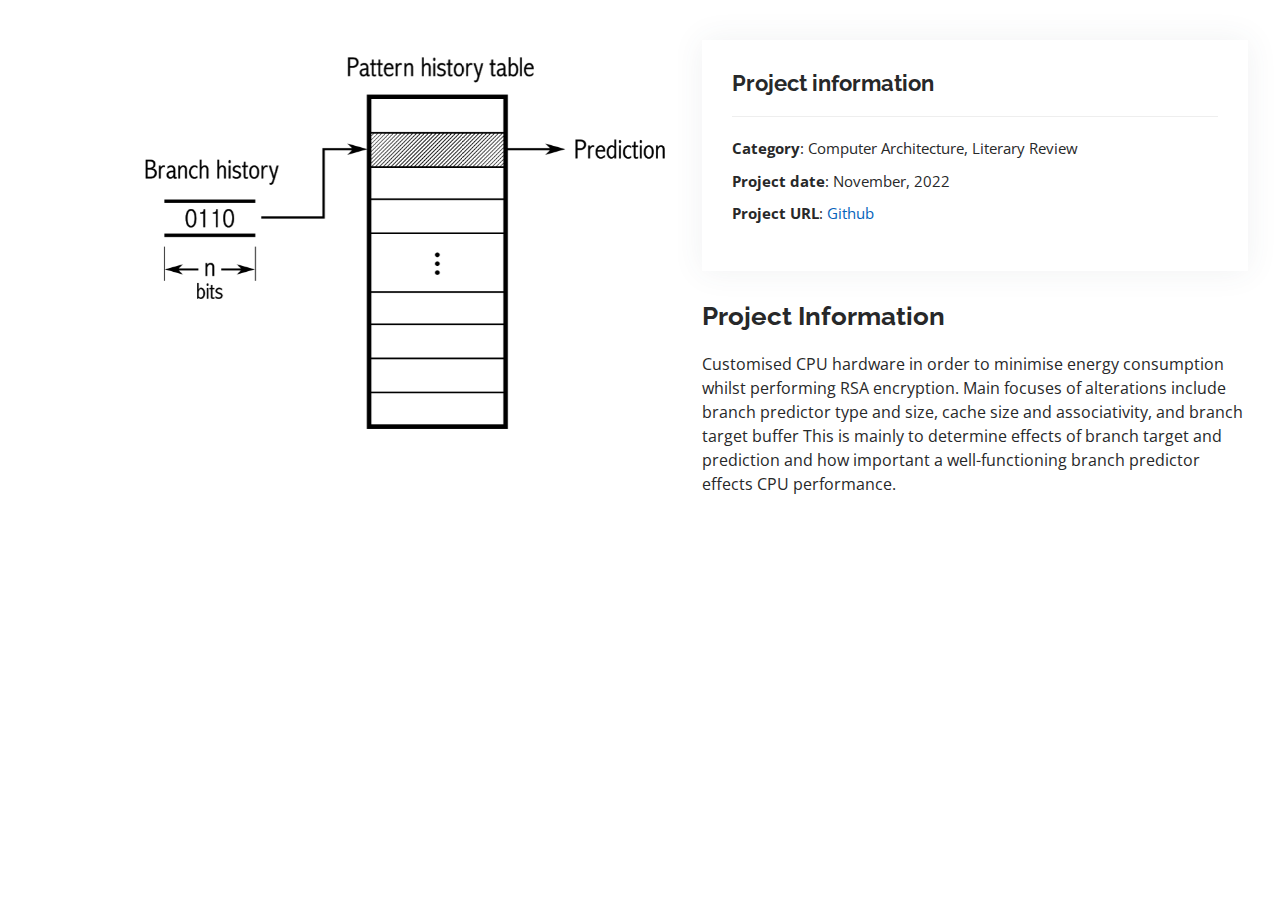
<file: Branch.html>
<!DOCTYPE html>
<html lang="en">

<head>
  <meta charset="utf-8">
  <meta content="width=device-width, initial-scale=1.0" name="viewport">

  <title>Portfolio Details - Personal Bootstrap Template</title>
  <meta content="" name="description">
  <meta content="" name="keywords">

  <!-- Favicons -->
  <link href="assets/img/favicon.png" rel="icon">
  <link href="assets/img/apple-touch-icon.png" rel="apple-touch-icon">

  <!-- Google Fonts -->
  <link href="https://fonts.googleapis.com/css?family=Open+Sans:300,300i,400,400i,600,600i,700,700i|Raleway:300,300i,400,400i,500,500i,600,600i,700,700i|Poppins:300,300i,400,400i,500,500i,600,600i,700,700i" rel="stylesheet">

  <!-- Vendor CSS Files -->
  <link href="assets/vendor/aos/aos.css" rel="stylesheet">
  <link href="assets/vendor/bootstrap/css/bootstrap.min.css" rel="stylesheet">
  <link href="assets/vendor/bootstrap-icons/bootstrap-icons.css" rel="stylesheet">
  <link href="assets/vendor/boxicons/css/boxicons.min.css" rel="stylesheet">
  <link href="assets/vendor/glightbox/css/glightbox.min.css" rel="stylesheet">
  <link href="assets/vendor/swiper/swiper-bundle.min.css" rel="stylesheet">

  <!-- Template Main CSS File -->
  <link href="assets/css/style.css" rel="stylesheet">

  <!-- =======================================================
  * Template Name: MyResume
  * Updated: Jun 13 2023 with Bootstrap v5.3.0
  * Template URL: https://bootstrapmade.com/free-html-bootstrap-template-my-resume/
  * Author: BootstrapMade.com
  * License: https://bootstrapmade.com/license/
  ======================================================== -->
</head>

<body>

  <main id="main">

    <!-- ======= Portfolio Details Section ======= -->
    <section id="portfolio-details" class="portfolio-details">
      <div class="container">

        <div class="row gy-4">

          <div class="col-lg-6">
            <div class="portfolio-details-slider swiper">
              <div class="swiper-wrapper align-items-center">

                <div class="swiper-slide">
                  <img src="assets/img/portfolio/Branch.png" alt="">
                </div>

              </div>
              <div class="swiper-pagination"></div>
            </div>
          </div>

          <div class="col-lg-6">
            <div class="portfolio-info">
              <h3>Project information</h3>
              <ul>
                <li><strong>Category</strong>: Computer Architecture, Literary Review</li>
                <li><strong>Project date</strong>: November, 2022</li>
                <li><strong>Project URL</strong>: <a href="https://github.com/lucjones02/Review-of-Branch-Runahead">Github</a></li>
              </ul>
            </div>
            <div class="portfolio-description">
              <h2>Project Information</h2>
              <p>
                Customised CPU hardware in order to minimise energy consumption whilst performing RSA encryption. 
                Main focuses of alterations include branch predictor type and size, cache size and
associativity, and branch target buffer
This is mainly to determine effects of branch target and prediction and how important
a well-functioning branch predictor effects CPU performance.
              </p>
            </div>
          </div>

        </div>

      </div>
    </section><!-- End Portfolio Details Section -->

  </main><!-- End #main -->

  <div id="preloader"></div>
  <a href="#" class="back-to-top d-flex align-items-center justify-content-center"><i class="bi bi-arrow-up-short"></i></a>

  <!-- Vendor JS Files -->
  <script src="assets/vendor/purecounter/purecounter_vanilla.js"></script>
  <script src="assets/vendor/aos/aos.js"></script>
  <script src="assets/vendor/bootstrap/js/bootstrap.bundle.min.js"></script>
  <script src="assets/vendor/glightbox/js/glightbox.min.js"></script>
  <script src="assets/vendor/isotope-layout/isotope.pkgd.min.js"></script>
  <script src="assets/vendor/swiper/swiper-bundle.min.js"></script>
  <script src="assets/vendor/typed.js/typed.umd.js"></script>
  <script src="assets/vendor/waypoints/noframework.waypoints.js"></script>
  <script src="assets/vendor/php-email-form/validate.js"></script>

  <!-- Template Main JS File -->
  <script src="assets/js/main.js"></script>

</body>

</html>
</file>
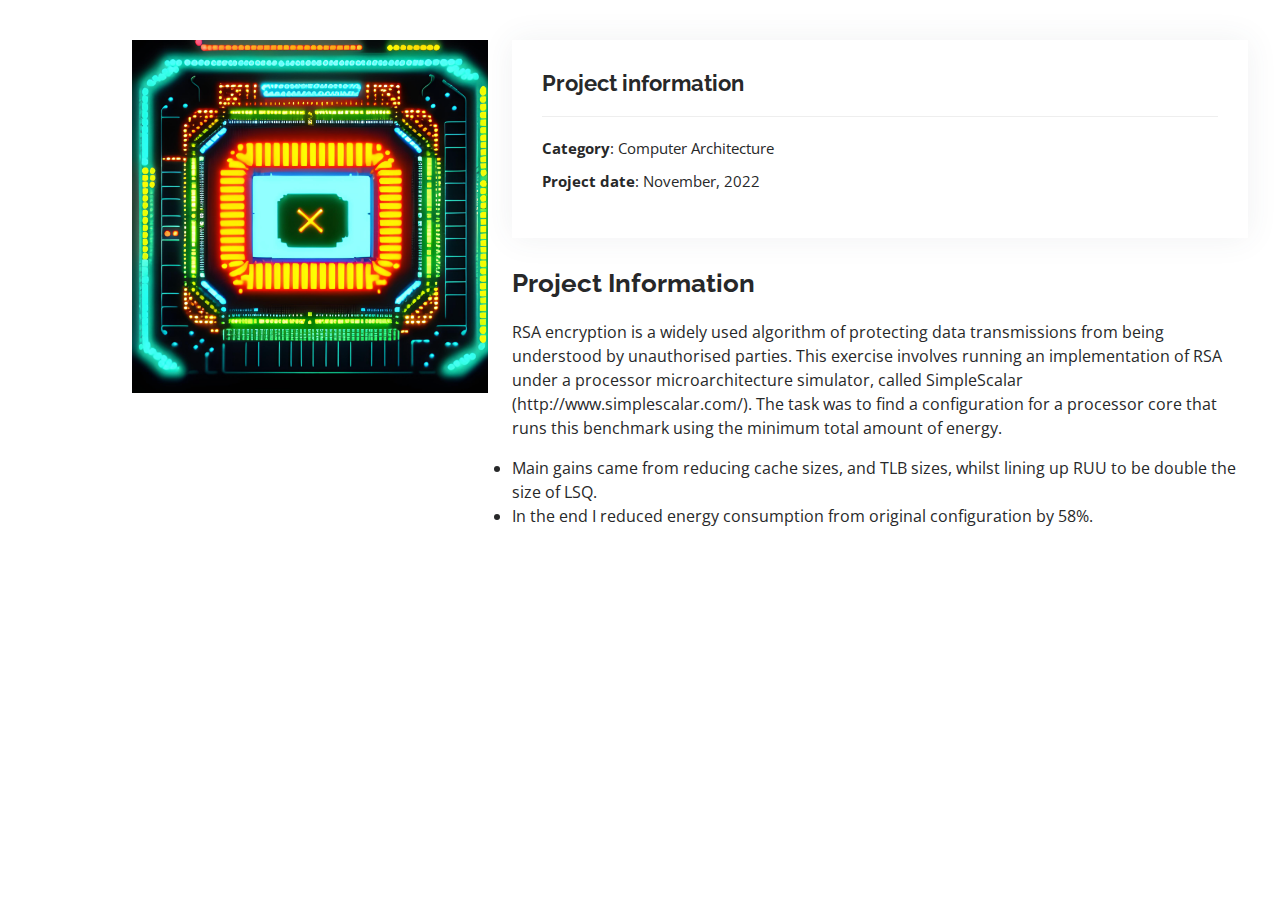
<file: CPUEnergy.html>
<!DOCTYPE html>
<html lang="en">

<head>
  <meta charset="utf-8">
  <meta content="width=device-width, initial-scale=1.0" name="viewport">

  <title>Portfolio Details - Personal Bootstrap Template</title>
  <meta content="" name="description">
  <meta content="" name="keywords">

  <!-- Favicons -->
  <link href="assets/img/favicon.png" rel="icon">
  <link href="assets/img/apple-touch-icon.png" rel="apple-touch-icon">

  <!-- Google Fonts -->
  <link href="https://fonts.googleapis.com/css?family=Open+Sans:300,300i,400,400i,600,600i,700,700i|Raleway:300,300i,400,400i,500,500i,600,600i,700,700i|Poppins:300,300i,400,400i,500,500i,600,600i,700,700i" rel="stylesheet">

  <!-- Vendor CSS Files -->
  <link href="assets/vendor/aos/aos.css" rel="stylesheet">
  <link href="assets/vendor/bootstrap/css/bootstrap.min.css" rel="stylesheet">
  <link href="assets/vendor/bootstrap-icons/bootstrap-icons.css" rel="stylesheet">
  <link href="assets/vendor/boxicons/css/boxicons.min.css" rel="stylesheet">
  <link href="assets/vendor/glightbox/css/glightbox.min.css" rel="stylesheet">
  <link href="assets/vendor/swiper/swiper-bundle.min.css" rel="stylesheet">

  <!-- Template Main CSS File -->
  <link href="assets/css/style.css" rel="stylesheet">

  <!-- =======================================================
  * Template Name: MyResume
  * Updated: Jun 13 2023 with Bootstrap v5.3.0
  * Template URL: https://bootstrapmade.com/free-html-bootstrap-template-my-resume/
  * Author: BootstrapMade.com
  * License: https://bootstrapmade.com/license/
  ======================================================== -->

  <style>
    
    .align-center {
      display: flex;
      justify-content: center;
      align-items: left;
    }
    
  </style>
  
</head>

<body>

  <main id="main">

    <!-- ======= Portfolio Details Section ======= -->
    <section id="portfolio-details" class="portfolio-details">
      <div class="container">

        <div class="row gy-4">

          <div class="col-lg-4 align-center">
            <div class="portfolio-details-slider ">
              <div class=" align-items-center">

                  <img src="assets/img/portfolio/ACA.png" alt="">


              </div>
            </div>
          </div>

          <div class="col-lg-8">
            <div class="portfolio-info">
              <h3>Project information</h3>
              <ul>
                <li><strong>Category</strong>: Computer Architecture</li>
                <li><strong>Project date</strong>:  November, 2022</li>
              </ul>
            </div>
            <div class="portfolio-description">
              <h2>Project Information</h2>
              <p>
                RSA encryption is a widely used algorithm of protecting data transmissions from being understood by unauthorised parties.
                This exercise involves running an implementation of RSA under a processor microarchitecture simulator, called SimpleScalar (http://www.simplescalar.com/).
The task was to find a configuration for a processor core that runs this benchmark using the
minimum total amount of energy.
                <li>Main gains came from reducing cache sizes, and TLB sizes, whilst lining up RUU to be double the size of LSQ.</li>
                <li>In the end I reduced energy consumption from original configuration by 58%.</li>

              </p>
            </div>
          </div>

        </div>

      </div>
    </section><!-- End Portfolio Details Section -->

  </main><!-- End #main -->

  <div id="preloader"></div>
  <a href="#" class="back-to-top d-flex align-items-center justify-content-center"><i class="bi bi-arrow-up-short"></i></a>

  <!-- Vendor JS Files -->
  <script src="assets/vendor/purecounter/purecounter_vanilla.js"></script>
  <script src="assets/vendor/aos/aos.js"></script>
  <script src="assets/vendor/bootstrap/js/bootstrap.bundle.min.js"></script>
  <script src="assets/vendor/glightbox/js/glightbox.min.js"></script>
  <script src="assets/vendor/isotope-layout/isotope.pkgd.min.js"></script>
  <script src="assets/vendor/swiper/swiper-bundle.min.js"></script>
  <script src="assets/vendor/typed.js/typed.umd.js"></script>
  <script src="assets/vendor/waypoints/noframework.waypoints.js"></script>
  <script src="assets/vendor/php-email-form/validate.js"></script>

  <!-- Template Main JS File -->
  <script src="assets/js/main.js"></script>

</body>

</html>
</file>
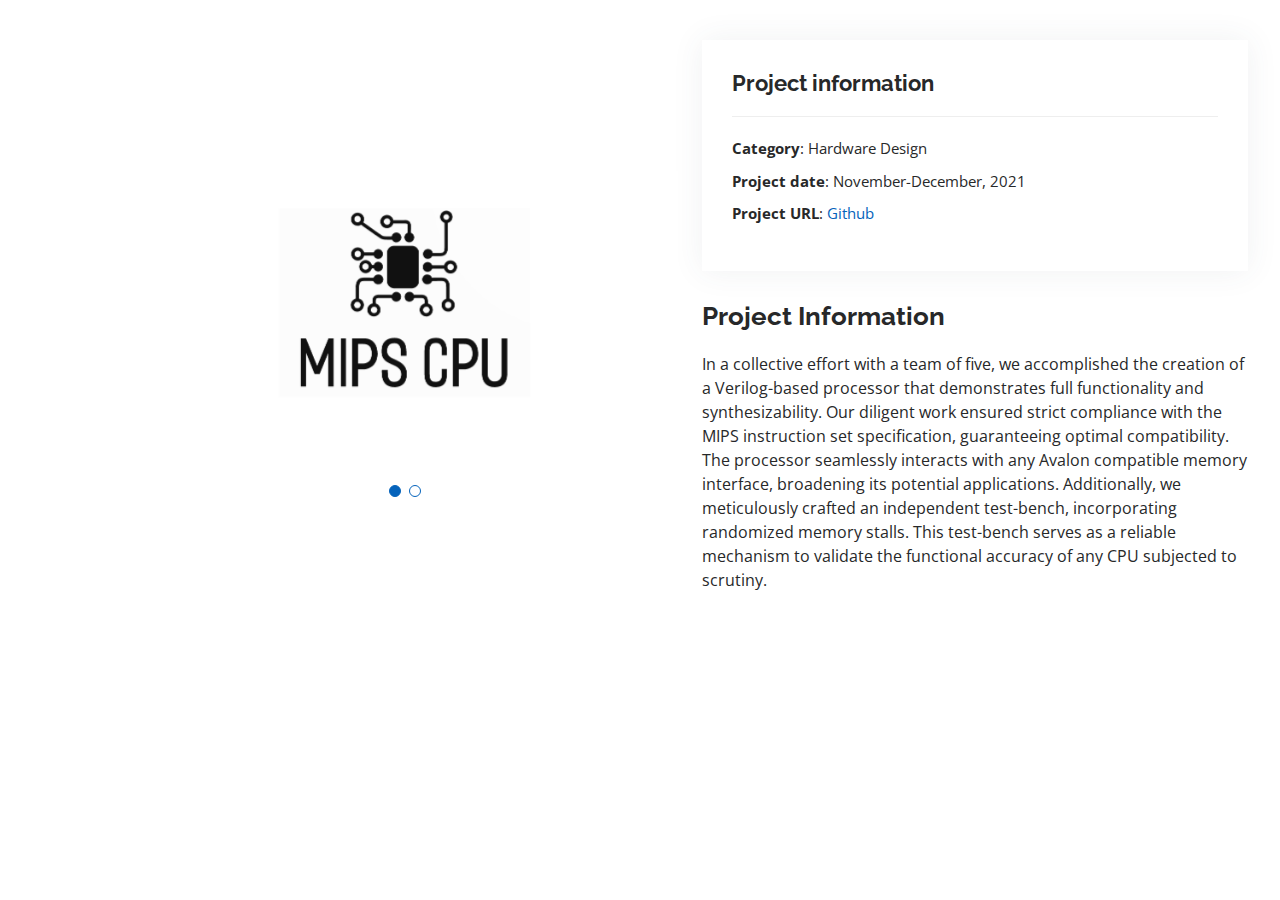
<file: MIPS.html>
<!DOCTYPE html>
<html lang="en">

<head>
  <meta charset="utf-8">
  <meta content="width=device-width, initial-scale=1.0" name="viewport">

  <title>Portfolio Details - Personal Bootstrap Template</title>
  <meta content="" name="description">
  <meta content="" name="keywords">

  <!-- Favicons -->
  <link href="assets/img/favicon.png" rel="icon">
  <link href="assets/img/apple-touch-icon.png" rel="apple-touch-icon">

  <!-- Google Fonts -->
  <link href="https://fonts.googleapis.com/css?family=Open+Sans:300,300i,400,400i,600,600i,700,700i|Raleway:300,300i,400,400i,500,500i,600,600i,700,700i|Poppins:300,300i,400,400i,500,500i,600,600i,700,700i" rel="stylesheet">

  <!-- Vendor CSS Files -->
  <link href="assets/vendor/aos/aos.css" rel="stylesheet">
  <link href="assets/vendor/bootstrap/css/bootstrap.min.css" rel="stylesheet">
  <link href="assets/vendor/bootstrap-icons/bootstrap-icons.css" rel="stylesheet">
  <link href="assets/vendor/boxicons/css/boxicons.min.css" rel="stylesheet">
  <link href="assets/vendor/glightbox/css/glightbox.min.css" rel="stylesheet">
  <link href="assets/vendor/swiper/swiper-bundle.min.css" rel="stylesheet">

  <!-- Template Main CSS File -->
  <link href="assets/css/style.css" rel="stylesheet">

  <!-- =======================================================
  * Template Name: MyResume
  * Updated: Jun 13 2023 with Bootstrap v5.3.0
  * Template URL: https://bootstrapmade.com/free-html-bootstrap-template-my-resume/
  * Author: BootstrapMade.com
  * License: https://bootstrapmade.com/license/
  ======================================================== -->

  <style>
    .align-center {
      display: flex;
      justify-content: center;
      align-items: center;
    }
    
  </style>
</head>

<body>

  <main id="main">

    <!-- ======= Portfolio Details Section ======= -->
    <section id="portfolio-details" class="portfolio-details">
      <div class="container">

        <div class="row gy-4">

          <div class="col-lg-6 align-center">
            <div class="portfolio-details-slider swiper">
              <div class="swiper-wrapper align-items-center">

                <div class="swiper-slide">
                  <img src="assets/img/portfolio/Mipslogo.png" alt="">
                </div>

                <div class="swiper-slide">
                  <img src="assets/img/portfolio/MIPS.png" alt="">
                </div>

              </div>
              <div class="swiper-pagination"></div>
            </div>
          </div>

          <div class="col-lg-6">
            <div class="portfolio-info">
              <h3>Project information</h3>
              <ul>
                <li><strong>Category</strong>: Hardware Design</li>
                <li><strong>Project date</strong>: November-December, 2021</li>
                <li><strong>Project URL</strong>: <a href="https://github.com/krishagrawal112/MIPS1-CPU">Github</a></li>
              </ul>
            </div>
            <div class="portfolio-description">
              <h2>Project Information</h2>
              <p>
                In a collective effort with a team of five, we accomplished the creation of a Verilog-based processor that demonstrates full functionality and synthesizability. 
                Our diligent work ensured strict compliance with the MIPS instruction set specification, guaranteeing optimal compatibility. 
                The processor seamlessly interacts with any Avalon compatible memory interface, broadening its potential applications. 
                Additionally, we meticulously crafted an independent test-bench, incorporating randomized memory stalls. 
                This test-bench serves as a reliable mechanism to validate the functional accuracy of any CPU subjected to scrutiny.
              </p>
            </div>
          </div>

        </div>

      </div>
    </section><!-- End Portfolio Details Section -->

  </main><!-- End #main -->

  <div id="preloader"></div>
  <a href="#" class="back-to-top d-flex align-items-center justify-content-center"><i class="bi bi-arrow-up-short"></i></a>

  <!-- Vendor JS Files -->
  <script src="assets/vendor/purecounter/purecounter_vanilla.js"></script>
  <script src="assets/vendor/aos/aos.js"></script>
  <script src="assets/vendor/bootstrap/js/bootstrap.bundle.min.js"></script>
  <script src="assets/vendor/glightbox/js/glightbox.min.js"></script>
  <script src="assets/vendor/isotope-layout/isotope.pkgd.min.js"></script>
  <script src="assets/vendor/swiper/swiper-bundle.min.js"></script>
  <script src="assets/vendor/typed.js/typed.umd.js"></script>
  <script src="assets/vendor/waypoints/noframework.waypoints.js"></script>
  <script src="assets/vendor/php-email-form/validate.js"></script>

  <!-- Template Main JS File -->
  <script src="assets/js/main.js"></script>

</body>

</html>
</file>
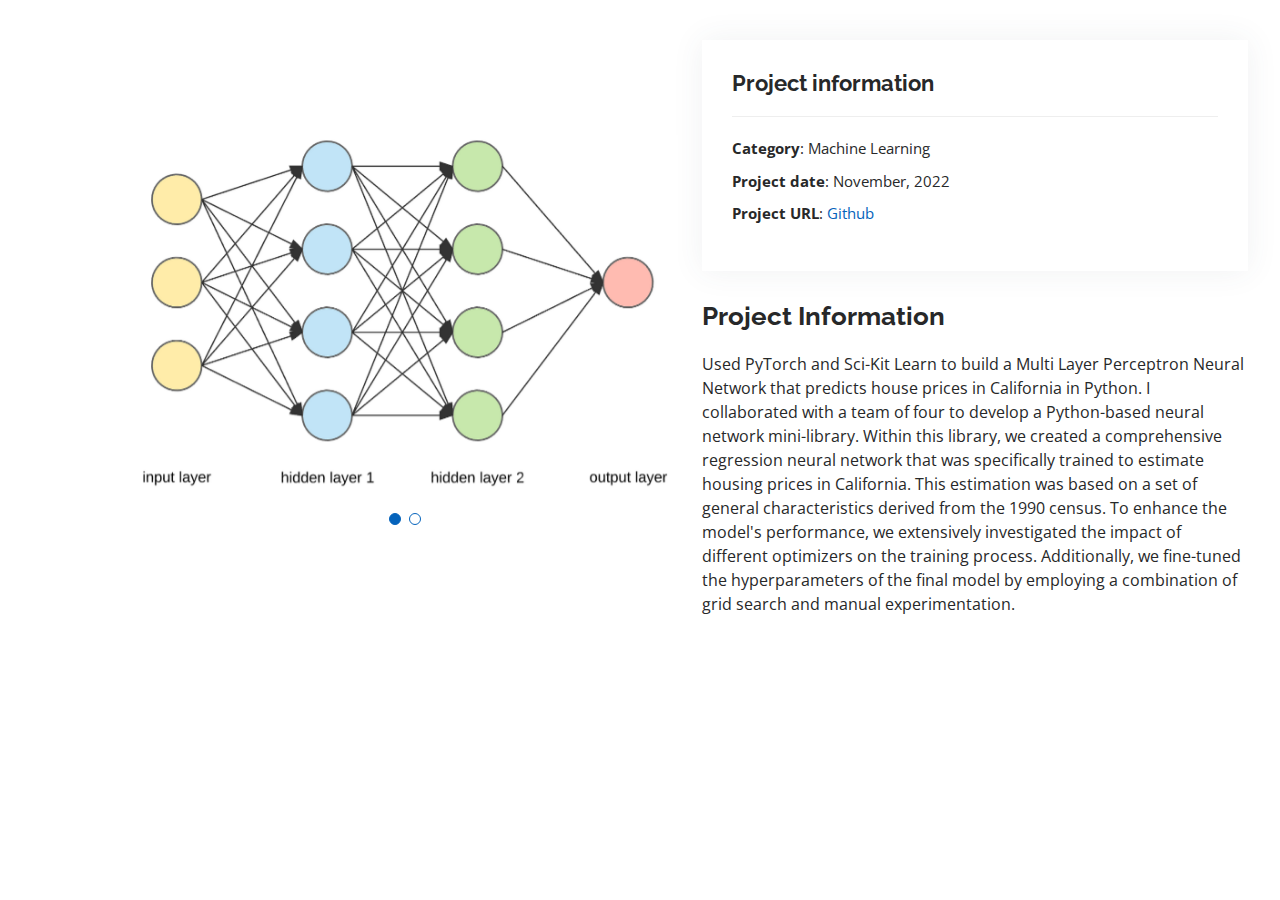
<file: NeuralNetwork.html>
<!DOCTYPE html>
<html lang="en">

<head>
  <meta charset="utf-8">
  <meta content="width=device-width, initial-scale=1.0" name="viewport">

  <title>Portfolio Details - Personal Bootstrap Template</title>
  <meta content="" name="description">
  <meta content="" name="keywords">

  <!-- Favicons -->
  <link href="assets/img/favicon.png" rel="icon">
  <link href="assets/img/apple-touch-icon.png" rel="apple-touch-icon">

  <!-- Google Fonts -->
  <link href="https://fonts.googleapis.com/css?family=Open+Sans:300,300i,400,400i,600,600i,700,700i|Raleway:300,300i,400,400i,500,500i,600,600i,700,700i|Poppins:300,300i,400,400i,500,500i,600,600i,700,700i" rel="stylesheet">

  <!-- Vendor CSS Files -->
  <link href="assets/vendor/aos/aos.css" rel="stylesheet">
  <link href="assets/vendor/bootstrap/css/bootstrap.min.css" rel="stylesheet">
  <link href="assets/vendor/bootstrap-icons/bootstrap-icons.css" rel="stylesheet">
  <link href="assets/vendor/boxicons/css/boxicons.min.css" rel="stylesheet">
  <link href="assets/vendor/glightbox/css/glightbox.min.css" rel="stylesheet">
  <link href="assets/vendor/swiper/swiper-bundle.min.css" rel="stylesheet">

  <!-- Template Main CSS File -->
  <link href="assets/css/style.css" rel="stylesheet">

  <!-- =======================================================
  * Template Name: MyResume
  * Updated: Jun 13 2023 with Bootstrap v5.3.0
  * Template URL: https://bootstrapmade.com/free-html-bootstrap-template-my-resume/
  * Author: BootstrapMade.com
  * License: https://bootstrapmade.com/license/
  ======================================================== -->
  <style>
    .align-center {
      display: flex;
      justify-content: center;
      align-items: center;
    }
    
  </style>
</head>

<body>

  <main id="main">

    <!-- ======= Portfolio Details Section ======= -->
    <section id="portfolio-details" class="portfolio-details">
      <div class="container">

        <div class="row gy-4">

          <div class="col-lg-6 align-center">
            <div class="portfolio-details-slider swiper">
              <div class="swiper-wrapper align-items-center">

                <div class="swiper-slide">
                  <img src="assets/img/portfolio/MLP.png" alt="">
                </div>
                <div class="swiper-slide">
                  <img src="assets/img/portfolio/NN.png" alt="">
                </div>

              </div>
              <div class="swiper-pagination"></div>
            </div>
          </div>

          <div class="col-lg-6">
            <div class="portfolio-info">
              <h3>Project information</h3>
              <ul>
                <li><strong>Category</strong>: Machine Learning</li>
                <li><strong>Project date</strong>: November, 2022</li>
                <li><strong>Project URL</strong>: <a href="https://github.com/abdalalkilani/Neaural-Network-CW">Github</a></li>
              </ul>
            </div>
            <div class="portfolio-description">
              <h2>Project Information</h2>
              <p>
                Used PyTorch and Sci-Kit Learn to build a Multi Layer Perceptron Neural Network that predicts house prices in California in Python.
                I collaborated with a team of four to develop a Python-based neural network mini-library. 
                Within this library, we created a comprehensive regression neural network that was specifically trained to estimate housing prices in California. 
                This estimation was based on a set of general characteristics derived from the 1990 census. 
                To enhance the model's performance, we extensively investigated the impact of different optimizers on the training process. 
                Additionally, we fine-tuned the hyperparameters of the final model by employing a combination of grid search and manual experimentation.
              </p>
            </div>
          </div>

        </div>

      </div>
    </section><!-- End Portfolio Details Section -->

  </main><!-- End #main -->

  <div id="preloader"></div>
  <a href="#" class="back-to-top d-flex align-items-center justify-content-center"><i class="bi bi-arrow-up-short"></i></a>

  <!-- Vendor JS Files -->
  <script src="assets/vendor/purecounter/purecounter_vanilla.js"></script>
  <script src="assets/vendor/aos/aos.js"></script>
  <script src="assets/vendor/bootstrap/js/bootstrap.bundle.min.js"></script>
  <script src="assets/vendor/glightbox/js/glightbox.min.js"></script>
  <script src="assets/vendor/isotope-layout/isotope.pkgd.min.js"></script>
  <script src="assets/vendor/swiper/swiper-bundle.min.js"></script>
  <script src="assets/vendor/typed.js/typed.umd.js"></script>
  <script src="assets/vendor/waypoints/noframework.waypoints.js"></script>
  <script src="assets/vendor/php-email-form/validate.js"></script>

  <!-- Template Main JS File -->
  <script src="assets/js/main.js"></script>

</body>

</html>
</file>
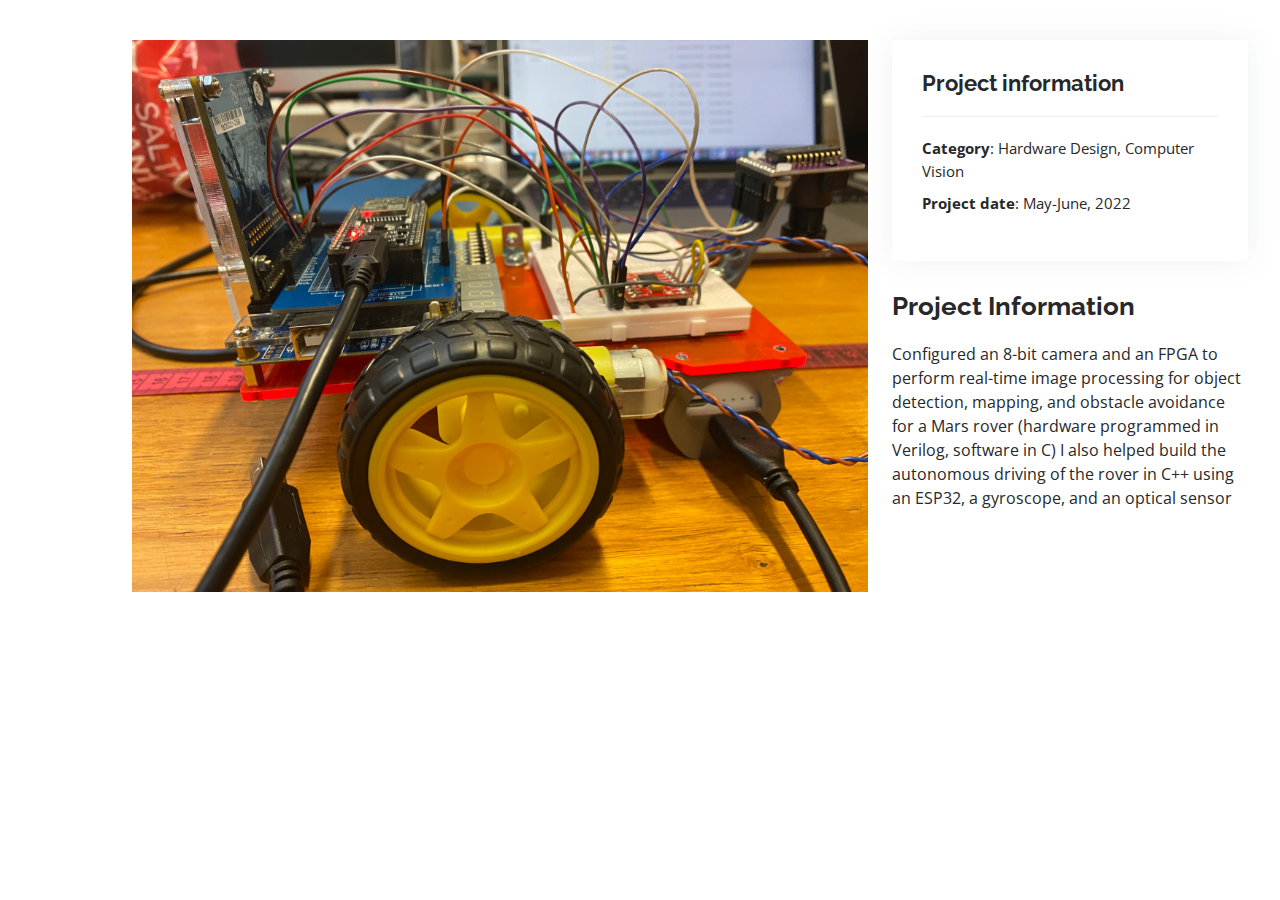
<file: Rover.html>
<!DOCTYPE html>
<html lang="en">

<head>
  <meta charset="utf-8">
  <meta content="width=device-width, initial-scale=1.0" name="viewport">

  <title>Portfolio Details - Personal Bootstrap Template</title>
  <meta content="" name="description">
  <meta content="" name="keywords">

  <!-- Favicons -->
  <link href="assets/img/favicon.png" rel="icon">
  <link href="assets/img/apple-touch-icon.png" rel="apple-touch-icon">

  <!-- Google Fonts -->
  <link href="https://fonts.googleapis.com/css?family=Open+Sans:300,300i,400,400i,600,600i,700,700i|Raleway:300,300i,400,400i,500,500i,600,600i,700,700i|Poppins:300,300i,400,400i,500,500i,600,600i,700,700i" rel="stylesheet">

  <!-- Vendor CSS Files -->
  <link href="assets/vendor/aos/aos.css" rel="stylesheet">
  <link href="assets/vendor/bootstrap/css/bootstrap.min.css" rel="stylesheet">
  <link href="assets/vendor/bootstrap-icons/bootstrap-icons.css" rel="stylesheet">
  <link href="assets/vendor/boxicons/css/boxicons.min.css" rel="stylesheet">
  <link href="assets/vendor/glightbox/css/glightbox.min.css" rel="stylesheet">
  <link href="assets/vendor/swiper/swiper-bundle.min.css" rel="stylesheet">

  <!-- Template Main CSS File -->
  <link href="assets/css/style.css" rel="stylesheet">

  <!-- =======================================================
  * Template Name: MyResume
  * Updated: Jun 13 2023 with Bootstrap v5.3.0
  * Template URL: https://bootstrapmade.com/free-html-bootstrap-template-my-resume/
  * Author: BootstrapMade.com
  * License: https://bootstrapmade.com/license/
  ======================================================== -->
</head>

<body>

  <main id="main">

    <!-- ======= Portfolio Details Section ======= -->
    <section id="portfolio-details" class="portfolio-details">
      <div class="container">

        <div class="row gy-4">

          <div class="col-lg-8">
            <div class="portfolio-details-slider swiper">
              <div class="swiper-wrapper align-items-center">

                <div class="swiper-slide">
                  <img src="assets/img/portfolio/RoverImage.jpg" alt="">
                </div>




              </div>
              <div class="swiper-pagination"></div>
            </div>
          </div>

          <div class="col-lg-4">
            <div class="portfolio-info">
              <h3>Project information</h3>
              <ul>
                <li><strong>Category</strong>: Hardware Design, Computer Vision</li>
                <li><strong>Project date</strong>: May-June, 2022</li>
              </ul>
            </div>
            <div class="portfolio-description">
              <h2>Project Information</h2>
              <p>
                Configured an 8-bit camera and an FPGA to perform real-time
image processing for object detection, mapping, and obstacle avoidance for a Mars rover (hardware programmed in Verilog, software in C)
I also helped build the autonomous driving of the rover in C++ using an ESP32, a gyroscope, and an optical sensor
              </p>
            </div>
          </div>

        </div>

      </div>
    </section><!-- End Portfolio Details Section -->

  </main><!-- End #main -->

  <div id="preloader"></div>
  <a href="#" class="back-to-top d-flex align-items-center justify-content-center"><i class="bi bi-arrow-up-short"></i></a>

  <!-- Vendor JS Files -->
  <script src="assets/vendor/purecounter/purecounter_vanilla.js"></script>
  <script src="assets/vendor/aos/aos.js"></script>
  <script src="assets/vendor/bootstrap/js/bootstrap.bundle.min.js"></script>
  <script src="assets/vendor/glightbox/js/glightbox.min.js"></script>
  <script src="assets/vendor/isotope-layout/isotope.pkgd.min.js"></script>
  <script src="assets/vendor/swiper/swiper-bundle.min.js"></script>
  <script src="assets/vendor/typed.js/typed.umd.js"></script>
  <script src="assets/vendor/waypoints/noframework.waypoints.js"></script>
  <script src="assets/vendor/php-email-form/validate.js"></script>

  <!-- Template Main JS File -->
  <script src="assets/js/main.js"></script>

</body>

</html>
</file>
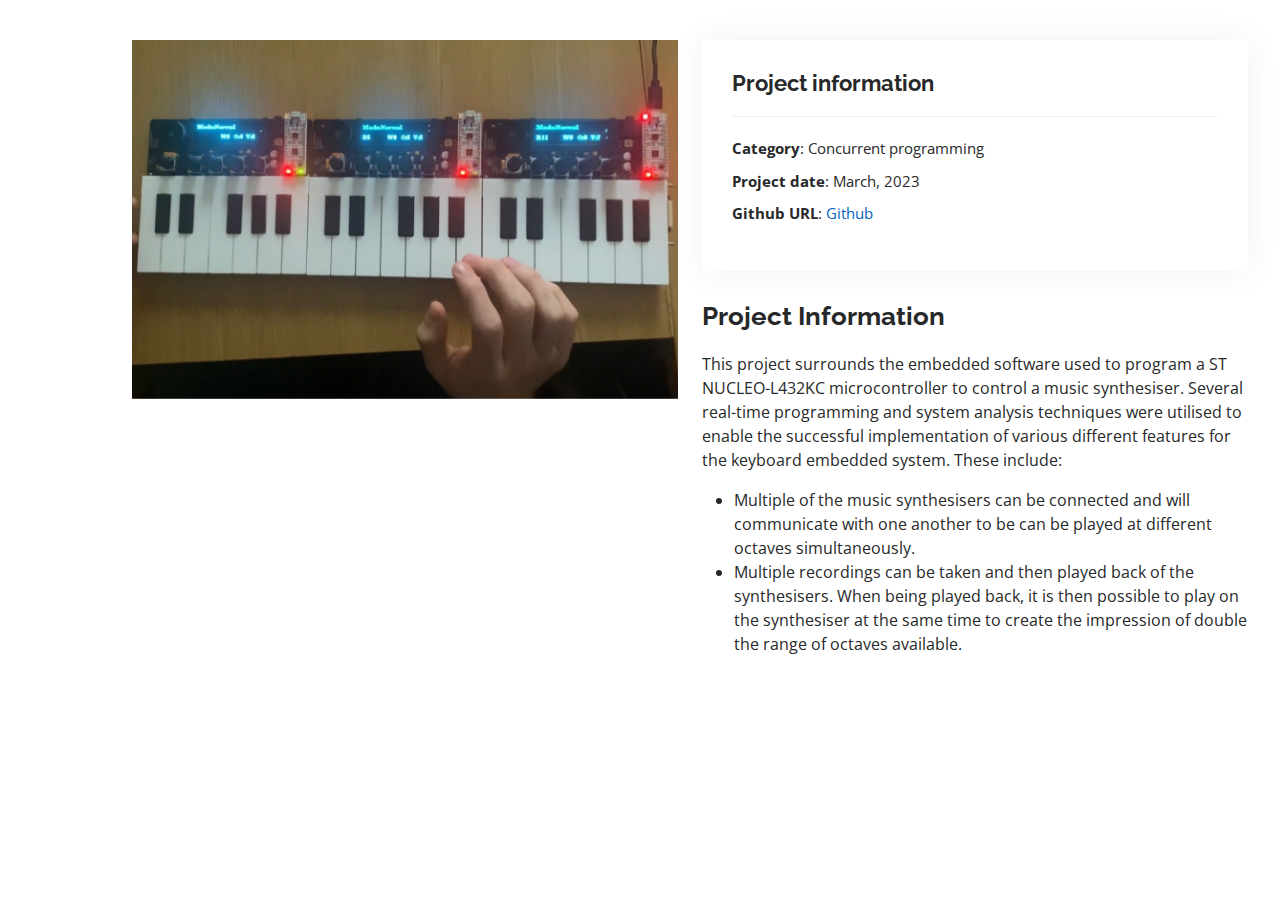
<file: Synth.html>
<!DOCTYPE html>
<html lang="en">

<head>
  <meta charset="utf-8">
  <meta content="width=device-width, initial-scale=1.0" name="viewport">

  <title>Portfolio Details - Personal Bootstrap Template</title>
  <meta content="" name="description">
  <meta content="" name="keywords">

  <!-- Favicons -->
  <link href="assets/img/favicon.png" rel="icon">
  <link href="assets/img/apple-touch-icon.png" rel="apple-touch-icon">

  <!-- Google Fonts -->
  <link href="https://fonts.googleapis.com/css?family=Open+Sans:300,300i,400,400i,600,600i,700,700i|Raleway:300,300i,400,400i,500,500i,600,600i,700,700i|Poppins:300,300i,400,400i,500,500i,600,600i,700,700i" rel="stylesheet">

  <!-- Vendor CSS Files -->
  <link href="assets/vendor/aos/aos.css" rel="stylesheet">
  <link href="assets/vendor/bootstrap/css/bootstrap.min.css" rel="stylesheet">
  <link href="assets/vendor/bootstrap-icons/bootstrap-icons.css" rel="stylesheet">
  <link href="assets/vendor/boxicons/css/boxicons.min.css" rel="stylesheet">
  <link href="assets/vendor/glightbox/css/glightbox.min.css" rel="stylesheet">
  <link href="assets/vendor/swiper/swiper-bundle.min.css" rel="stylesheet">

  <!-- Template Main CSS File -->
  <link href="assets/css/style.css" rel="stylesheet">

  <!-- =======================================================
  * Template Name: MyResume
  * Updated: Jun 13 2023 with Bootstrap v5.3.0
  * Template URL: https://bootstrapmade.com/free-html-bootstrap-template-my-resume/
  * Author: BootstrapMade.com
  * License: https://bootstrapmade.com/license/
  ======================================================== -->
</head>

<body>

  <main id="main">

    <!-- ======= Portfolio Details Section ======= -->
    <section id="portfolio-details" class="portfolio-details">
      <div class="container">

        <div class="row gy-4">

          <div class="col-lg-6">
            <div class="portfolio-details-slider swiper">
              <div class="swiper-wrapper align-items-center">

                <div class="swiper-slide">
                  <img src="assets/img/portfolio/MusicSynth.jpeg" alt="">
                </div>

              </div>
              <div class="swiper-pagination"></div>
            </div>
          </div>

          <div class="col-lg-6">
            <div class="portfolio-info">
              <h3>Project information</h3>
              <ul>
                <li><strong>Category</strong>: Concurrent programming </li>
                <li><strong>Project date</strong>: March, 2023</li>
                <li><strong>Github URL</strong>: <a href="https://github.com/lucjones20/ES-synth-starter">Github</a></li>
              </ul>
            </div>
            <div class="portfolio-description">
              <h2>Project Information</h2>
              <p>
                This project surrounds the embedded software used to program a ST NUCLEO-L432KC microcontroller 
                to control a music synthesiser. 
                Several real-time programming and system analysis techniques were utilised to enable the successful 
                implementation of various different features for the keyboard embedded system.

                These include:
                <ul>
                    <li>Multiple of the music synthesisers can be connected and will communicate with one another to be can be played at different octaves simultaneously.
                    </li>
                    <li>Multiple recordings can be taken and then played back of the synthesisers. When being played back, it is then possible to play on the synthesiser at the same time to create the impression of double the range of octaves available.</li>
                </ul>
              </p>
            </div>
          </div>

        </div>

      </div>
    </section><!-- End Portfolio Details Section -->

  </main><!-- End #main -->

  <div id="preloader"></div>
  <a href="#" class="back-to-top d-flex align-items-center justify-content-center"><i class="bi bi-arrow-up-short"></i></a>

  <!-- Vendor JS Files -->
  <script src="assets/vendor/purecounter/purecounter_vanilla.js"></script>
  <script src="assets/vendor/aos/aos.js"></script>
  <script src="assets/vendor/bootstrap/js/bootstrap.bundle.min.js"></script>
  <script src="assets/vendor/glightbox/js/glightbox.min.js"></script>
  <script src="assets/vendor/isotope-layout/isotope.pkgd.min.js"></script>
  <script src="assets/vendor/swiper/swiper-bundle.min.js"></script>
  <script src="assets/vendor/typed.js/typed.umd.js"></script>
  <script src="assets/vendor/waypoints/noframework.waypoints.js"></script>
  <script src="assets/vendor/php-email-form/validate.js"></script>

  <!-- Template Main JS File -->
  <script src="assets/js/main.js"></script>

</body>

</html>
</file>
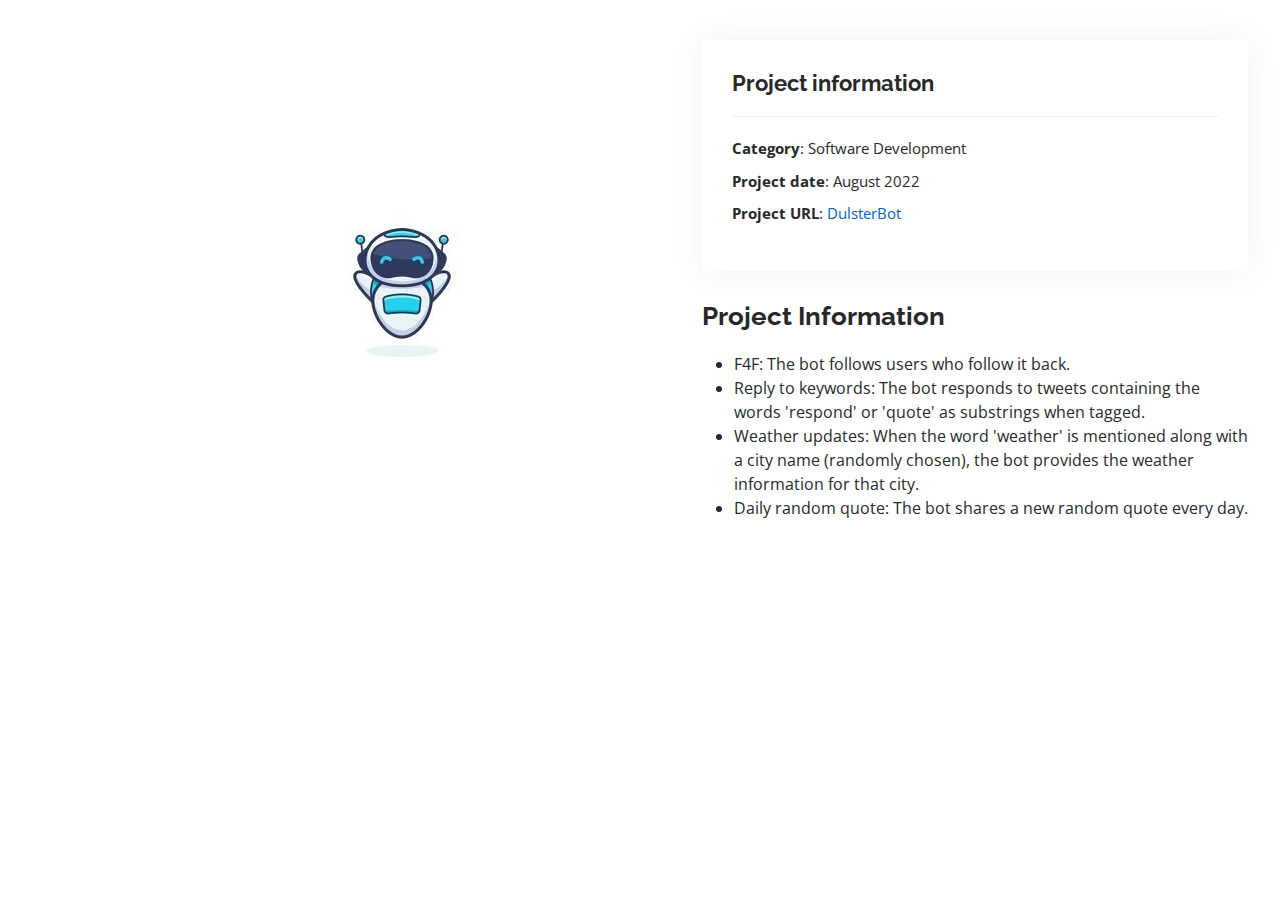
<file: Twitter.html>
<!DOCTYPE html>
<html lang="en">

<head>
  <meta charset="utf-8">
  <meta content="width=device-width, initial-scale=1.0" name="viewport">

  <title>Portfolio Details - Personal Bootstrap Template</title>
  <meta content="" name="description">
  <meta content="" name="keywords">

  <!-- Favicons -->
  <link href="assets/img/favicon.png" rel="icon">
  <link href="assets/img/apple-touch-icon.png" rel="apple-touch-icon">

  <!-- Google Fonts -->
  <link href="https://fonts.googleapis.com/css?family=Open+Sans:300,300i,400,400i,600,600i,700,700i|Raleway:300,300i,400,400i,500,500i,600,600i,700,700i|Poppins:300,300i,400,400i,500,500i,600,600i,700,700i" rel="stylesheet">

  <!-- Vendor CSS Files -->
  <link href="assets/vendor/aos/aos.css" rel="stylesheet">
  <link href="assets/vendor/bootstrap/css/bootstrap.min.css" rel="stylesheet">
  <link href="assets/vendor/bootstrap-icons/bootstrap-icons.css" rel="stylesheet">
  <link href="assets/vendor/boxicons/css/boxicons.min.css" rel="stylesheet">
  <link href="assets/vendor/glightbox/css/glightbox.min.css" rel="stylesheet">
  <link href="assets/vendor/swiper/swiper-bundle.min.css" rel="stylesheet">

  <!-- Template Main CSS File -->
  <link href="assets/css/style.css" rel="stylesheet">

  <!-- =======================================================
  * Template Name: MyResume
  * Updated: Jun 13 2023 with Bootstrap v5.3.0
  * Template URL: https://bootstrapmade.com/free-html-bootstrap-template-my-resume/
  * Author: BootstrapMade.com
  * License: https://bootstrapmade.com/license/
  ======================================================== -->

  <style>
    .align-center {
      display: flex;
      justify-content: center;
      align-items: center;
    }
    
  </style>
</head>

<body>

  <main id="main">

    <!-- ======= Portfolio Details Section ======= -->
    <section id="portfolio-details" class="portfolio-details">
      <div class="container">

        <div class="row gy-4">

          <div class="col-lg-6 align-center">
            <div class="portfolio-details-slider ">
              <div class=" align-items-center">

                  <img src="assets/img/portfolio/TwitterBot.jpeg" alt="">

              </div>
            </div>
          </div>

          <div class="col-lg-6">
            <div class="portfolio-info">
              <h3>Project information</h3>
              <ul>
                <li><strong>Category</strong>: Software Development</li>
                <li><strong>Project date</strong>: August 2022</li>
                <li><strong>Project URL</strong>: <a href="https://twitter.com/DulsterBot">DulsterBot</a></li>
              </ul>
            </div>
            <div class="portfolio-description">
              <h2>Project Information</h2>
              <p>
                <ul>
                  <li>
                    F4F: The bot follows users who follow it back.
                  </li>
                  <li>
                    Reply to keywords: The bot responds to tweets containing the words 'respond' or 'quote' as substrings when tagged.
                  </li>
                  <li>
                    Weather updates: When the word 'weather' is mentioned along with a city name (randomly chosen), the bot provides the weather information for that city.
                  </li>
                  <li>
                    Daily random quote: The bot shares a new random quote every day.
                  </li>
                </ul>
                
              </p>
            </div>
          </div>

        </div>

      </div>
    </section><!-- End Portfolio Details Section -->

  </main><!-- End #main -->

  <div id="preloader"></div>
  <a href="#" class="back-to-top d-flex align-items-center justify-content-center"><i class="bi bi-arrow-up-short"></i></a>

  <!-- Vendor JS Files -->
  <script src="assets/vendor/purecounter/purecounter_vanilla.js"></script>
  <script src="assets/vendor/aos/aos.js"></script>
  <script src="assets/vendor/bootstrap/js/bootstrap.bundle.min.js"></script>
  <script src="assets/vendor/glightbox/js/glightbox.min.js"></script>
  <script src="assets/vendor/isotope-layout/isotope.pkgd.min.js"></script>
  <script src="assets/vendor/swiper/swiper-bundle.min.js"></script>
  <script src="assets/vendor/typed.js/typed.umd.js"></script>
  <script src="assets/vendor/waypoints/noframework.waypoints.js"></script>
  <script src="assets/vendor/php-email-form/validate.js"></script>

  <!-- Template Main JS File -->
  <script src="assets/js/main.js"></script>

</body>

</html>
</file>
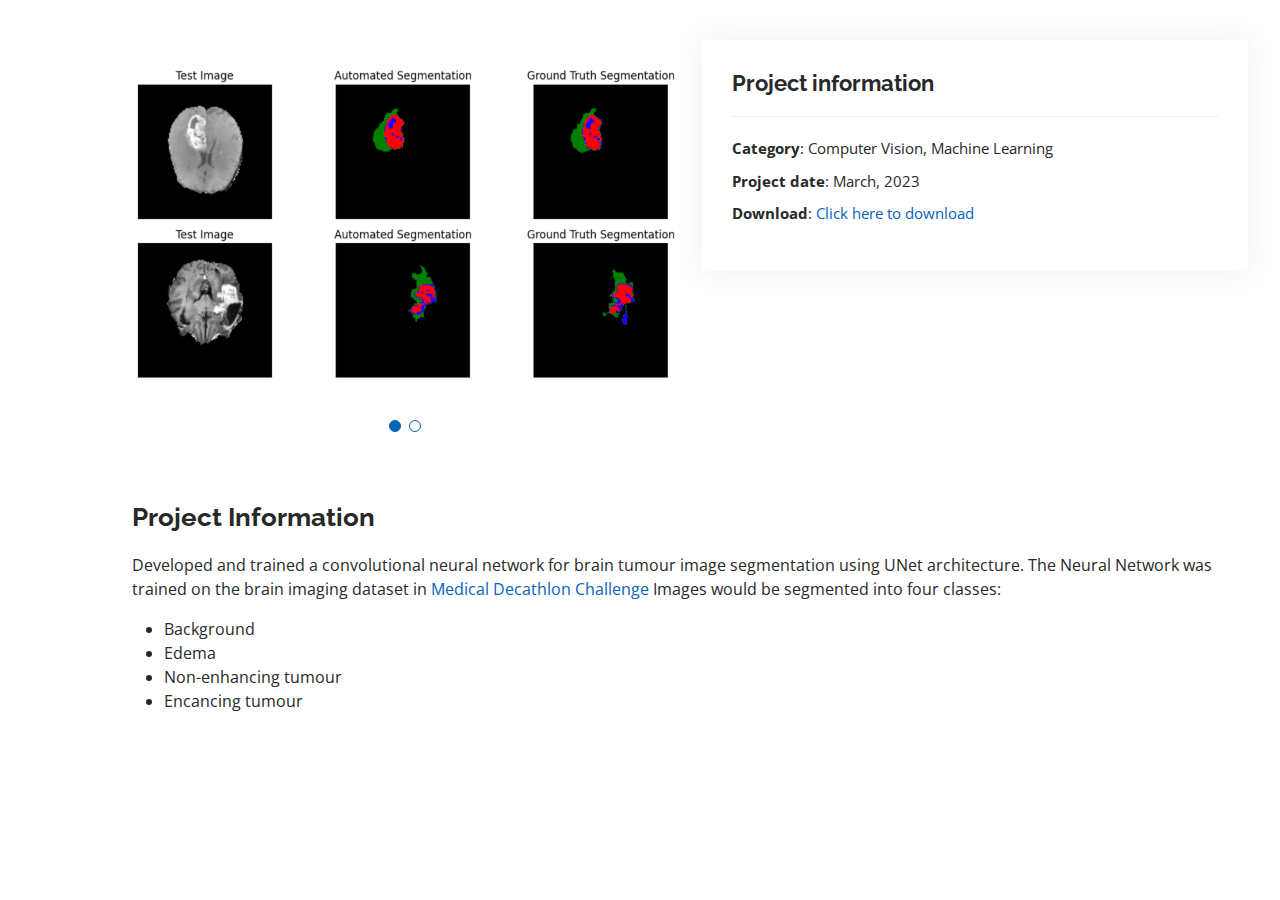
<file: UNet.html>
<!DOCTYPE html>
<html lang="en">

<head>
  <meta charset="utf-8">
  <meta content="width=device-width, initial-scale=1.0" name="viewport">

  <title>Portfolio Details - Personal Bootstrap Template</title>
  <meta content="" name="description">
  <meta content="" name="keywords">

  <!-- Favicons -->
  <link href="assets/img/favicon.png" rel="icon">
  <link href="assets/img/apple-touch-icon.png" rel="apple-touch-icon">

  <!-- Google Fonts -->
  <link href="https://fonts.googleapis.com/css?family=Open+Sans:300,300i,400,400i,600,600i,700,700i|Raleway:300,300i,400,400i,500,500i,600,600i,700,700i|Poppins:300,300i,400,400i,500,500i,600,600i,700,700i" rel="stylesheet">

  <!-- Vendor CSS Files -->
  <link href="assets/vendor/aos/aos.css" rel="stylesheet">
  <link href="assets/vendor/bootstrap/css/bootstrap.min.css" rel="stylesheet">
  <link href="assets/vendor/bootstrap-icons/bootstrap-icons.css" rel="stylesheet">
  <link href="assets/vendor/boxicons/css/boxicons.min.css" rel="stylesheet">
  <link href="assets/vendor/glightbox/css/glightbox.min.css" rel="stylesheet">
  <link href="assets/vendor/swiper/swiper-bundle.min.css" rel="stylesheet">

  <!-- Template Main CSS File -->
  <link href="assets/css/style.css" rel="stylesheet">

  <!-- =======================================================
  * Template Name: MyResume
  * Updated: Jun 13 2023 with Bootstrap v5.3.0
  * Template URL: https://bootstrapmade.com/free-html-bootstrap-template-my-resume/
  * Author: BootstrapMade.com
  * License: https://bootstrapmade.com/license/
  ======================================================== -->

  <style>
    .align-center {
      display: flex;
      justify-content: center;
      align-items: center;
    }
    
  </style>
</head>

<body>

  <main id="main">

    <!-- ======= Portfolio Details Section ======= -->
    <section id="portfolio-details" class="portfolio-details">
      <div class="container">

        <div class="row gy-4">

          <div class="col-lg-6 align-center">
            <div class="portfolio-details-slider swiper">
              <div class="swiper-wrapper align-items-center">

                <div class="swiper-slide">
                  <img src="assets/img/portfolio/CV.png" alt="">
                </div>

                <div class="swiper-slide">
                  <img src="assets/img/portfolio/UNet.png" alt="">
                </div>

              </div>
              <div class="swiper-pagination"></div>
            </div>
          </div>

          <div class="col-lg-6">
            <div class="portfolio-info">
              <h3>Project information</h3>
              <ul>
                <li><strong>Category</strong>: Computer Vision, Machine Learning</li>
                <li><strong>Project date</strong>: March, 2023</li>
                <li><strong>Download</strong>: <a href="VisionCW.pdf" download>Click here to download</a></li>
              </ul>
            </div>
          </div>
          
            <div class="portfolio-description">
              <h2>Project Information</h2>
              <p>
                Developed and trained a convolutional neural network for brain tumour image segmentation using UNet architecture.
                
                The Neural Network was trained on the brain imaging dataset in <a href="http://medicaldecathlon.com/">Medical Decathlon Challenge</a>

                Images would be segmented into four classes:
                <ul>
                    <li>
                      Background
                    </li>
                    <li> 
                      Edema
                    </li>
                    <li> 
                      Non-enhancing tumour
                    </li>
                    <li> 
                      Encancing tumour
                    </li>
                </ul>
              </p>
            </div>
          </div>

        </div>

      </div>
    </section><!-- End Portfolio Details Section -->

  </main><!-- End #main -->

  <div id="preloader"></div>
  <a href="#" class="back-to-top d-flex align-items-center justify-content-center"><i class="bi bi-arrow-up-short"></i></a>

  <!-- Vendor JS Files -->
  <script src="assets/vendor/purecounter/purecounter_vanilla.js"></script>
  <script src="assets/vendor/aos/aos.js"></script>
  <script src="assets/vendor/bootstrap/js/bootstrap.bundle.min.js"></script>
  <script src="assets/vendor/glightbox/js/glightbox.min.js"></script>
  <script src="assets/vendor/isotope-layout/isotope.pkgd.min.js"></script>
  <script src="assets/vendor/swiper/swiper-bundle.min.js"></script>
  <script src="assets/vendor/typed.js/typed.umd.js"></script>
  <script src="assets/vendor/waypoints/noframework.waypoints.js"></script>
  <script src="assets/vendor/php-email-form/validate.js"></script>

  <!-- Template Main JS File -->
  <script src="assets/js/main.js"></script>

</body>

</html>
</file>
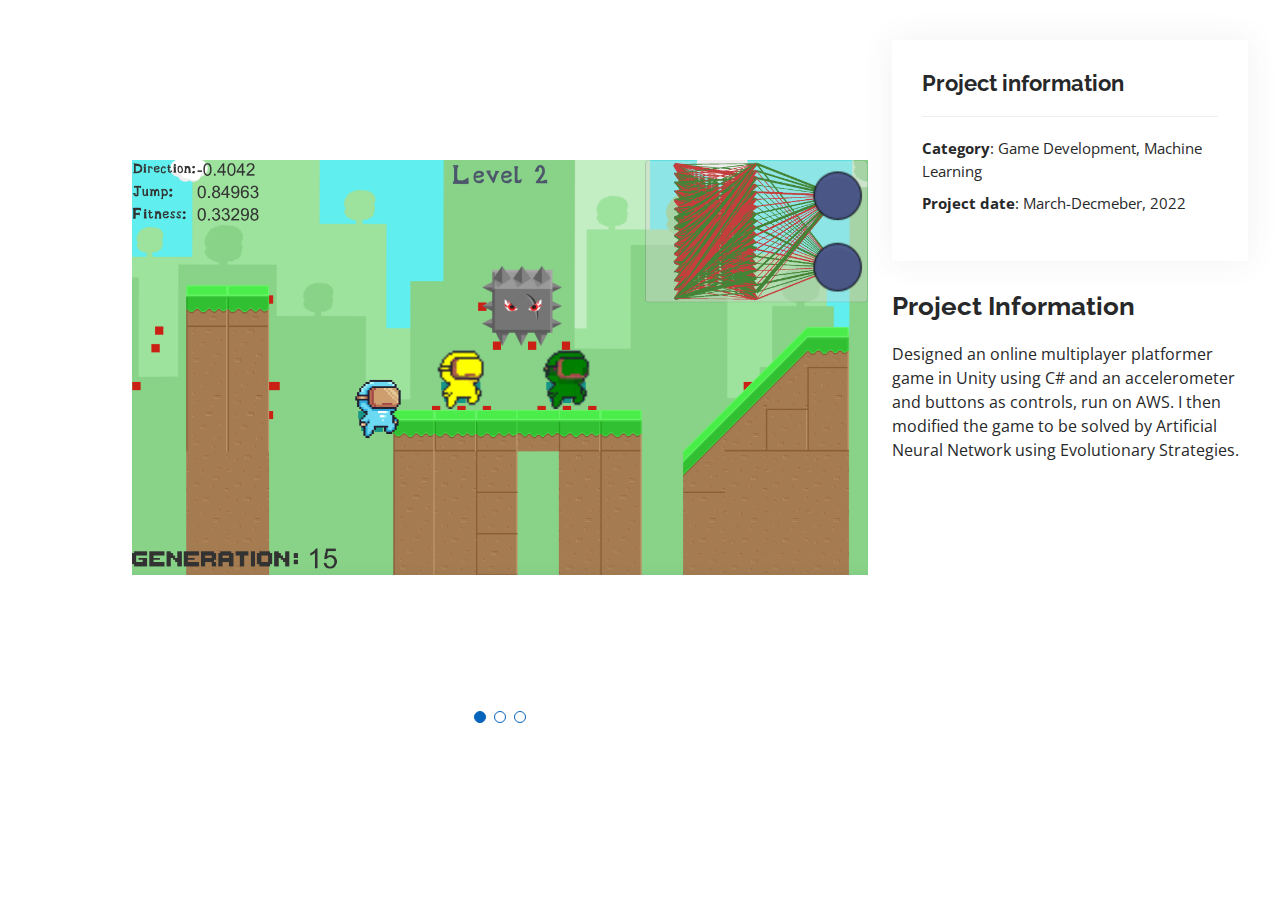
<file: Unity.html>
<!DOCTYPE html>
<html lang="en">

<head>
  <meta charset="utf-8">
  <meta content="width=device-width, initial-scale=1.0" name="viewport">

  <title>Portfolio Details - Personal Bootstrap Template</title>
  <meta content="" name="description">
  <meta content="" name="keywords">

  <!-- Favicons -->
  <link href="assets/img/favicon.png" rel="icon">
  <link href="assets/img/apple-touch-icon.png" rel="apple-touch-icon">

  <!-- Google Fonts -->
  <link href="https://fonts.googleapis.com/css?family=Open+Sans:300,300i,400,400i,600,600i,700,700i|Raleway:300,300i,400,400i,500,500i,600,600i,700,700i|Poppins:300,300i,400,400i,500,500i,600,600i,700,700i" rel="stylesheet">

  <!-- Vendor CSS Files -->
  <link href="assets/vendor/aos/aos.css" rel="stylesheet">
  <link href="assets/vendor/bootstrap/css/bootstrap.min.css" rel="stylesheet">
  <link href="assets/vendor/bootstrap-icons/bootstrap-icons.css" rel="stylesheet">
  <link href="assets/vendor/boxicons/css/boxicons.min.css" rel="stylesheet">
  <link href="assets/vendor/glightbox/css/glightbox.min.css" rel="stylesheet">
  <link href="assets/vendor/swiper/swiper-bundle.min.css" rel="stylesheet">

  <!-- Template Main CSS File -->
  <link href="assets/css/style.css" rel="stylesheet">

  <!-- =======================================================
  * Template Name: MyResume
  * Updated: Jun 13 2023 with Bootstrap v5.3.0
  * Template URL: https://bootstrapmade.com/free-html-bootstrap-template-my-resume/
  * Author: BootstrapMade.com
  * License: https://bootstrapmade.com/license/
  ======================================================== -->
</head>

<body>

  <main id="main">

    <!-- ======= Portfolio Details Section ======= -->
    <section id="portfolio-details" class="portfolio-details">
      <div class="container">

        <div class="row gy-4">

          <div class="col-lg-8">
            <div class="portfolio-details-slider swiper">
              <div class="swiper-wrapper align-items-center">

                <div class="swiper-slide">
                  <img src="assets/img/portfolio/AIGame.png" alt="">
                </div>

                <div class="swiper-slide">
                  <img src="assets/img/portfolio/PlayerImage.png" alt="">
                </div>

                <div class="swiper-slide">
                  <img src="assets/img/portfolio/2Players.png" alt="">
                </div>


              </div>
              <div class="swiper-pagination"></div>
            </div>
          </div>

          <div class="col-lg-4">
            <div class="portfolio-info">
              <h3>Project information</h3>
              <ul>
                <li><strong>Category</strong>: Game Development, Machine Learning</li>
                <li><strong>Project date</strong>: March-Decmeber, 2022</li>
              </ul>
            </div>
            <div class="portfolio-description">
              <h2>Project Information</h2>
              <p>
                Designed an online multiplayer platformer game in Unity using C# and an accelerometer and buttons as controls, run on AWS.
                I then modified the game to be solved by Artificial Neural Network
                using Evolutionary Strategies.
              </p>
            </div>
          </div>

        </div>

      </div>
    </section><!-- End Portfolio Details Section -->

  </main><!-- End #main -->

  <div id="preloader"></div>
  <a href="#" class="back-to-top d-flex align-items-center justify-content-center"><i class="bi bi-arrow-up-short"></i></a>

  <!-- Vendor JS Files -->
  <script src="assets/vendor/purecounter/purecounter_vanilla.js"></script>
  <script src="assets/vendor/aos/aos.js"></script>
  <script src="assets/vendor/bootstrap/js/bootstrap.bundle.min.js"></script>
  <script src="assets/vendor/glightbox/js/glightbox.min.js"></script>
  <script src="assets/vendor/isotope-layout/isotope.pkgd.min.js"></script>
  <script src="assets/vendor/swiper/swiper-bundle.min.js"></script>
  <script src="assets/vendor/typed.js/typed.umd.js"></script>
  <script src="assets/vendor/waypoints/noframework.waypoints.js"></script>
  <script src="assets/vendor/php-email-form/validate.js"></script>

  <!-- Template Main JS File -->
  <script src="assets/js/main.js"></script>

</body>

</html>
</file>
<file: assets/css/style.css>
/**
* Template Name: MyResume
* Updated: Jun 13 2023 with Bootstrap v5.3.0
* Template URL: https://bootstrapmade.com/free-html-bootstrap-template-my-resume/
* Author: BootstrapMade.com
* License: https://bootstrapmade.com/license/
*/

/*--------------------------------------------------------------
# General
--------------------------------------------------------------*/
body {
  font-family: "Open Sans", sans-serif;
  color: #272829;
}

a {
  color: #0563bb;
  text-decoration: none;
}

a:hover {
  color: #067ded;
  text-decoration: none;
}

h1,
h2,
h3,
h4,
h5,
h6 {
  font-family: "Raleway", sans-serif;
}

/*--------------------------------------------------------------
# Back to top button
--------------------------------------------------------------*/
.back-to-top {
  position: fixed;
  visibility: hidden;
  opacity: 0;
  right: 15px;
  bottom: 15px;
  z-index: 996;
  background: #0563bb;
  width: 40px;
  height: 40px;
  border-radius: 50px;
  transition: all 0.4s;
}

.back-to-top i {
  font-size: 28px;
  color: #fff;
  line-height: 0;
}

.back-to-top:hover {
  background: #0678e3;
  color: #fff;
}

.back-to-top.active {
  visibility: visible;
  opacity: 1;
}

/*--------------------------------------------------------------
# Preloader
--------------------------------------------------------------*/
#preloader {
  position: fixed;
  top: 0;
  left: 0;
  right: 0;
  bottom: 0;
  z-index: 9999;
  overflow: hidden;
  background: #fff;
}

#preloader:before {
  content: "";
  position: fixed;
  top: calc(50% - 30px);
  left: calc(50% - 30px);
  border: 6px solid #0563bb;
  border-top-color: #fff;
  border-bottom-color: #fff;
  border-radius: 50%;
  width: 60px;
  height: 60px;
  animation: animate-preloader 1s linear infinite;
}

@keyframes animate-preloader {
  0% {
    transform: rotate(0deg);
  }

  100% {
    transform: rotate(360deg);
  }
}

/*--------------------------------------------------------------
# Disable aos animation delay on mobile devices
--------------------------------------------------------------*/
@media screen and (max-width: 768px) {
  [data-aos-delay] {
    transition-delay: 0 !important;
  }
}

/*--------------------------------------------------------------
# Header
--------------------------------------------------------------*/
#header {
  position: fixed;
  top: 0;
  left: 0;
  bottom: 0;
  z-index: 9997;
  transition: all 0.5s;
  padding: 15px;
  overflow-y: auto;
}

@media (max-width: 991px) {
  #header {
    width: 300px;
    background: #fff;
    border-right: 1px solid #e6e9ec;
    left: -300px;
  }
}

@media (min-width: 991px) {
  #main {
    margin-left: 100px;
  }
}

/*--------------------------------------------------------------
# Navigation Menu
--------------------------------------------------------------*/
/**
* Desktop Navigation 
*/
.nav-menu {
  padding: 0;
  display: block;
}

.nav-menu * {
  margin: 0;
  padding: 0;
  list-style: none;
}

.nav-menu>ul>li {
  position: relative;
  white-space: nowrap;
}

.nav-menu a,
.nav-menu a:focus {
  display: flex;
  align-items: center;
  color: #45505b;
  padding: 10px 18px;
  margin-bottom: 8px;
  transition: 0.3s;
  font-size: 15px;
  border-radius: 50px;
  background: #f2f3f5;
  height: 56px;
  width: 100%;
  overflow: hidden;
  transition: 0.3s;
}

.nav-menu a i,
.nav-menu a:focus i {
  font-size: 20px;
}

.nav-menu a span,
.nav-menu a:focus span {
  padding: 0 5px 0 7px;
  color: #45505b;
}

@media (min-width: 992px) {

  .nav-menu a,
  .nav-menu a:focus {
    width: 56px;
  }

  .nav-menu a span,
  .nav-menu a:focus span {
    display: none;
    color: #fff;
  }
}

.nav-menu a:hover,
.nav-menu .active,
.nav-menu .active:focus,
.nav-menu li:hover>a {
  color: #fff;
  background: #0563bb;
}

.nav-menu a:hover span,
.nav-menu .active span,
.nav-menu .active:focus span,
.nav-menu li:hover>a span {
  color: #fff;
}

.nav-menu a:hover,
.nav-menu li:hover>a {
  width: 100%;
  color: #fff;
}

.nav-menu a:hover span,
.nav-menu li:hover>a span {
  display: block;
}

/**
* Mobile Navigation 
*/
.mobile-nav-toggle {
  position: fixed;
  right: 10px;
  top: 10px;
  z-index: 9998;
  border: 0;
  background: none;
  font-size: 28px;
  transition: all 0.4s;
  outline: none !important;
  line-height: 0;
  cursor: pointer;
  border-radius: 50px;
  padding: 5px;
}

.mobile-nav-toggle i {
  color: #45505b;
}

.mobile-nav-active {
  overflow: hidden;
}

.mobile-nav-active #header {
  left: 0;
}

.mobile-nav-active .mobile-nav-toggle {
  color: #fff;
  background-color: #0563bb;
}

/*--------------------------------------------------------------
# Hero Section
--------------------------------------------------------------*/
#hero {
  width: 100%;
  height: 100vh;
  background: url("../img/HERO.JPG")  no-repeat;
  background-size: cover;
  background-position: center;
  position: relative;
}


@media (min-width: 992px) {
  #hero {
    padding-left: 160px;
  }
}

#hero:before {
  content: "";
  background: rgba(255, 255, 255, 0.8);
  position: absolute;
  bottom: 0;
  top: 0;
  left: 0;
  right: 0;
}

#hero h1 {
  margin: 0;
  font-size: 64px;
  font-weight: 700;
  line-height: 56px;
  color: #45505b;
}

#hero p {
  color: #45505b;
  margin: 15px 0 0 0;
  font-size: 26px;
  font-family: "Poppins", sans-serif;
}

#hero p span {
  color: #0563bb;
  letter-spacing: 1px;
}

#hero .social-links {
  margin-top: 30px;
}

#hero .social-links a {
  font-size: 24px;
  display: inline-block;
  color: #45505b;
  line-height: 1;
  margin-right: 20px;
  transition: 0.3s;
}

#hero .social-links a:hover {
  color: #0563bb;
}

@media (max-width: 992px) {
  #hero {
    text-align: center;
  }

  #hero h1 {
    font-size: 32px;
    line-height: 36px;
  }

  #hero p {
    margin-top: 10px;
    font-size: 20px;
    line-height: 24px;
  }
}

/*--------------------------------------------------------------
# Sections General
--------------------------------------------------------------*/
section {
  padding: 60px 0;
  overflow: hidden;
}

.section-title {
  text-align: center;
  padding-bottom: 30px;
}

.section-title h2 {
  font-size: 32px;
  font-weight: bold;
  text-transform: uppercase;
  margin-bottom: 20px;
  padding-bottom: 20px;
  position: relative;
  color: #45505b;
}

.section-title h2::before {
  content: "";
  position: absolute;
  display: block;
  width: 120px;
  height: 1px;
  background: #ddd;
  bottom: 1px;
  left: calc(50% - 60px);
}

.section-title h2::after {
  content: "";
  position: absolute;
  display: block;
  width: 40px;
  height: 3px;
  background: #0563bb;
  bottom: 0;
  left: calc(50% - 20px);
}

.section-title p {
  margin-bottom: 0;
}

/*--------------------------------------------------------------
# About
--------------------------------------------------------------*/
.about .content h3 {
  font-weight: 700;
  font-size: 26px;
  color: #728394;
}

.about .content ul {
  list-style: none;
  padding: 0;
}

.about .content ul li {
  margin-bottom: 20px;
  display: flex;
  align-items: center;
}

.about .content ul strong {
  margin-right: 10px;
}

.about .content ul i {
  font-size: 16px;
  margin-right: 5px;
  color: #0563bb;
  line-height: 0;
}

.about .content p:last-child {
  margin-bottom: 0;
}

/*--------------------------------------------------------------
# Facts
--------------------------------------------------------------*/
.facts .count-box {
  padding: 30px 30px 25px 30px;
  margin-top: 30px;
  width: 100%;
  position: relative;
  text-align: center;
  background: #fff;
}

.facts .count-box i {
  position: absolute;
  top: -25px;
  left: 50%;
  transform: translateX(-50%);
  font-size: 24px;
  background: #0563bb;
  color: #fff;
  border-radius: 50px;
  display: inline-flex;
  align-items: center;
  justify-content: center;
  width: 48px;
  height: 48px;
}

.facts .count-box span {
  font-size: 36px;
  display: block;
  font-weight: 600;
  color: #011426;
}

.facts .count-box p {
  padding: 0;
  margin: 0;
  font-family: "Raleway", sans-serif;
  font-size: 14px;
}

/*--------------------------------------------------------------
# Akills
--------------------------------------------------------------*/
.skills .progress {
  height: 60px;
  display: block;
  background: none;
  border-radius: 0;
}

.skills .progress .skill {
  padding: 10px 0;
  margin: 0;
  text-transform: uppercase;
  display: block;
  font-weight: 600;
  font-family: "Poppins", sans-serif;
  color: #45505b;
}

.skills .progress .skill .val {
  float: right;
  font-style: normal;
}

.skills .progress-bar-wrap {
  background: #f2f3f5;
}

.skills .progress-bar {
  width: 1px;
  height: 10px;
  transition: 0.9s;
  background-color: #0563bb;
}

/*--------------------------------------------------------------
# Resume
--------------------------------------------------------------*/
.resume .resume-title {
  font-size: 26px;
  font-weight: 700;
  margin-top: 20px;
  margin-bottom: 20px;
  color: #45505b;
}

.resume .resume-item {
  padding: 0 0 20px 20px;
  margin-top: -2px;
  border-left: 2px solid #0563bb;
  position: relative;
}

.resume .resume-item h4 {
  line-height: 18px;
  font-size: 18px;
  font-weight: 600;
  text-transform: uppercase;
  font-family: "Poppins", sans-serif;
  color: #0563bb;
  margin-bottom: 10px;
}

.resume .resume-item h5 {
  font-size: 16px;
  background: #f7f8f9;
  padding: 5px 15px;
  display: inline-block;
  font-weight: 600;
  margin-bottom: 10px;
}

.resume .resume-item ul {
  padding-left: 20px;
}

.resume .resume-item ul li {
  padding-bottom: 10px;
}

.resume .resume-item:last-child {
  padding-bottom: 0;
}

.resume .resume-item::before {
  content: "";
  position: absolute;
  width: 16px;
  height: 16px;
  border-radius: 50px;
  left: -9px;
  top: 0;
  background: #fff;
  border: 2px solid #0563bb;
}

/*--------------------------------------------------------------
# Portfolio
--------------------------------------------------------------*/
.portfolio .portfolio-item {
  margin-bottom: 30px;
}

.portfolio #portfolio-flters {
  padding: 0;
  margin: 0 auto 25px auto;
  list-style: none;
  text-align: center;
  background: #fff;
  border-radius: 50px;
  padding: 2px 15px;
}

.portfolio #portfolio-flters li {
  cursor: pointer;
  display: inline-block;
  padding: 10px 15px;
  font-size: 14px;
  font-weight: 600;
  line-height: 1;
  text-transform: uppercase;
  color: #272829;
  margin-bottom: 5px;
  transition: all 0.3s ease-in-out;
}

.portfolio #portfolio-flters li:hover,
.portfolio #portfolio-flters li.filter-active {
  color: #0563bb;
}

.portfolio #portfolio-flters li:last-child {
  margin-right: 0;
}

.portfolio .portfolio-wrap {
  transition: 0.3s;
  position: relative;
  overflow: hidden;
  z-index: 1;
  background: rgba(69, 80, 91, 0.8);
}

.portfolio .portfolio-wrap::before {
  content: "";
  background: rgba(255, 255, 255, 0.7);
  position: absolute;
  left: 30px;
  right: 30px;
  top: 30px;
  bottom: 30px;
  transition: all ease-in-out 0.3s;
  z-index: 2;
  opacity: 0;
}

.portfolio .portfolio-wrap .portfolio-info {
  opacity: 0;
  position: absolute;
  top: 0;
  left: 0;
  right: 0;
  bottom: 0;
  text-align: center;
  z-index: 3;
  transition: all ease-in-out 0.3s;
  display: flex;
  flex-direction: column;
  justify-content: center;
  align-items: center;
}

.portfolio .portfolio-wrap .portfolio-info::before {
  display: block;
  content: "";
  width: 48px;
  height: 48px;
  position: absolute;
  top: 35px;
  left: 35px;
  border-top: 3px solid #d7dce1;
  border-left: 3px solid #d7dce1;
  transition: all 0.5s ease 0s;
  z-index: 9994;
}

.portfolio .portfolio-wrap .portfolio-info::after {
  display: block;
  content: "";
  width: 48px;
  height: 48px;
  position: absolute;
  bottom: 35px;
  right: 35px;
  border-bottom: 3px solid #d7dce1;
  border-right: 3px solid #d7dce1;
  transition: all 0.5s ease 0s;
  z-index: 9994;
}

.portfolio .portfolio-wrap .portfolio-info h4 {
  font-size: 20px;
  color: #45505b;
  font-weight: 600;
}

.portfolio .portfolio-wrap .portfolio-info p {
  color: #45505b;
  font-size: 14px;
  text-transform: uppercase;
  padding: 0;
  margin: 0;
}

.portfolio .portfolio-wrap .portfolio-links {
  text-align: center;
  z-index: 4;
}

.portfolio .portfolio-wrap .portfolio-links a {
  color: #45505b;
  margin: 0 2px;
  font-size: 28px;
  display: inline-block;
  transition: 0.3s;
}

.portfolio .portfolio-wrap .portfolio-links a:hover {
  color: #148af9;
}

.portfolio .portfolio-wrap:hover::before {
  top: 0;
  left: 0;
  right: 0;
  bottom: 0;
  opacity: 1;
}

.portfolio .portfolio-wrap:hover .portfolio-info {
  opacity: 1;
}

.portfolio .portfolio-wrap:hover .portfolio-info::before {
  top: 15px;
  left: 15px;
}

.portfolio .portfolio-wrap:hover .portfolio-info::after {
  bottom: 15px;
  right: 15px;
}

/*--------------------------------------------------------------
# Portfolio Details
--------------------------------------------------------------*/
.portfolio-details {
  padding-top: 40px;
}

.portfolio-details .portfolio-details-slider img {
  width: 100%;
}

.portfolio-details .portfolio-details-slider .swiper-pagination {
  margin-top: 20px;
  position: relative;
}

.portfolio-details .portfolio-details-slider .swiper-pagination .swiper-pagination-bullet {
  width: 12px;
  height: 12px;
  background-color: #fff;
  opacity: 1;
  border: 1px solid #0563bb;
}

.portfolio-details .portfolio-details-slider .swiper-pagination .swiper-pagination-bullet-active {
  background-color: #0563bb;
}

.portfolio-details .portfolio-info {
  padding: 30px;
  box-shadow: 0px 0 30px rgba(69, 80, 91, 0.08);
}

.portfolio-details .portfolio-info h3 {
  font-size: 22px;
  font-weight: 700;
  margin-bottom: 20px;
  padding-bottom: 20px;
  border-bottom: 1px solid #eee;
}

.portfolio-details .portfolio-info ul {
  list-style: none;
  padding: 0;
  font-size: 15px;
}

.portfolio-details .portfolio-info ul li+li {
  margin-top: 10px;
}

.portfolio-details .portfolio-description {
  padding-top: 30px;
}

.portfolio-details .portfolio-description h2 {
  font-size: 26px;
  font-weight: 700;
  margin-bottom: 20px;
}

.portfolio-details .portfolio-description p {
  padding: 0;
}

/*--------------------------------------------------------------
# Services
--------------------------------------------------------------*/
.services .icon-box {
  text-align: center;
  padding: 70px 20px 80px 20px;
  transition: all ease-in-out 0.3s;
  background: #fff;
  box-shadow: 0px 5px 90px 0px rgba(110, 123, 131, 0.05);
}

.services .icon-box .icon {
  margin: 0 auto;
  width: 100px;
  height: 100px;
  display: flex;
  align-items: center;
  justify-content: center;
  transition: ease-in-out 0.3s;
  position: relative;
}

.services .icon-box .icon i {
  font-size: 36px;
  transition: 0.5s;
  position: relative;
}

.services .icon-box .icon svg {
  position: absolute;
  top: 0;
  left: 0;
}

.services .icon-box .icon svg path {
  transition: 0.5s;
  fill: #f5f5f5;
}

.services .icon-box h4 {
  font-weight: 600;
  margin: 10px 0 15px 0;
  font-size: 22px;
}

.services .icon-box h4 a {
  color: #45505b;
  transition: ease-in-out 0.3s;
}

.services .icon-box p {
  line-height: 24px;
  font-size: 14px;
  margin-bottom: 0;
}

.services .icon-box:hover {
  border-color: #fff;
  box-shadow: 0px 0 35px 0 rgba(0, 0, 0, 0.08);
}

.services .iconbox-blue i {
  color: #47aeff;
}

.services .iconbox-blue:hover .icon i {
  color: #fff;
}

.services .iconbox-blue:hover .icon path {
  fill: #47aeff;
}

.services .iconbox-orange i {
  color: #ffa76e;
}

.services .iconbox-orange:hover .icon i {
  color: #fff;
}

.services .iconbox-orange:hover .icon path {
  fill: #ffa76e;
}

.services .iconbox-pink i {
  color: #e80368;
}

.services .iconbox-pink:hover .icon i {
  color: #fff;
}

.services .iconbox-pink:hover .icon path {
  fill: #e80368;
}

.services .iconbox-yellow i {
  color: #ffbb2c;
}

.services .iconbox-yellow:hover .icon i {
  color: #fff;
}

.services .iconbox-yellow:hover .icon path {
  fill: #ffbb2c;
}

.services .iconbox-red i {
  color: #ff5828;
}

.services .iconbox-red:hover .icon i {
  color: #fff;
}

.services .iconbox-red:hover .icon path {
  fill: #ff5828;
}

.services .iconbox-teal i {
  color: #11dbcf;
}

.services .iconbox-teal:hover .icon i {
  color: #fff;
}

.services .iconbox-teal:hover .icon path {
  fill: #11dbcf;
}

/*--------------------------------------------------------------
# Testimonials
--------------------------------------------------------------*/
.testimonials .section-header {
  margin-bottom: 40px;
}

.testimonials .testimonials-carousel,
.testimonials .testimonials-slider {
  overflow: hidden;
}

.testimonials .testimonial-item {
  text-align: center;
}

.testimonials .testimonial-item .testimonial-img {
  width: 120px;
  border-radius: 50%;
  border: 4px solid #fff;
  margin: 0 auto;
}

.testimonials .testimonial-item h3 {
  font-size: 20px;
  font-weight: bold;
  margin: 10px 0 5px 0;
  color: #111;
}

.testimonials .testimonial-item h4 {
  font-size: 14px;
  color: #999;
  margin: 0 0 15px 0;
}

.testimonials .testimonial-item .quote-icon-left,
.testimonials .testimonial-item .quote-icon-right {
  color: #90c8fc;
  font-size: 26px;
}

.testimonials .testimonial-item .quote-icon-left {
  display: inline-block;
  left: -5px;
  position: relative;
}

.testimonials .testimonial-item .quote-icon-right {
  display: inline-block;
  right: -5px;
  position: relative;
  top: 10px;
}

.testimonials .testimonial-item p {
  font-style: italic;
  margin: 0 auto 15px auto;
}

.testimonials .swiper-pagination {
  margin-top: 20px;
  position: relative;
}

.testimonials .swiper-pagination .swiper-pagination-bullet {
  width: 12px;
  height: 12px;
  background-color: #fff;
  opacity: 1;
  border: 1px solid #0563bb;
}

.testimonials .swiper-pagination .swiper-pagination-bullet-active {
  background-color: #0563bb;
}

@media (min-width: 992px) {
  .testimonials .testimonial-item p {
    width: 80%;
  }
}

/*--------------------------------------------------------------
# Contact
--------------------------------------------------------------*/
.contact .info {
  width: 100%;
  background: #fff;
}

.contact .info i {
  font-size: 20px;
  color: #0563bb;
  float: left;
  width: 44px;
  height: 44px;
  background: #eef7ff;
  display: flex;
  justify-content: center;
  align-items: center;
  border-radius: 50px;
  transition: all 0.3s ease-in-out;
}

.contact .info h4 {
  padding: 0 0 0 60px;
  font-size: 22px;
  font-weight: 600;
  margin-bottom: 5px;
  color: #45505b;
}

.contact .info p {
  padding: 0 0 0 60px;
  margin-bottom: 0;
  font-size: 14px;
  color: #728394;
}

.contact .info .email,
.contact .info .phone {
  margin-top: 40px;
}

.contact .info .email:hover i,
.contact .info .address:hover i,
.contact .info .phone:hover i {
  background: #0563bb;
  color: #fff;
}

.contact .php-email-form {
  width: 100%;
  background: #fff;
}

.contact .php-email-form .form-group {
  padding-bottom: 8px;
}

.contact .php-email-form .error-message {
  display: none;
  color: #fff;
  background: #ed3c0d;
  text-align: left;
  padding: 15px;
  font-weight: 600;
}

.contact .php-email-form .error-message br+br {
  margin-top: 25px;
}

.contact .php-email-form .sent-message {
  display: none;
  color: #fff;
  background: #18d26e;
  text-align: center;
  padding: 15px;
  font-weight: 600;
}

.contact .php-email-form .loading {
  display: none;
  background: #fff;
  text-align: center;
  padding: 15px;
}

.contact .php-email-form .loading:before {
  content: "";
  display: inline-block;
  border-radius: 50%;
  width: 24px;
  height: 24px;
  margin: 0 10px -6px 0;
  border: 3px solid #18d26e;
  border-top-color: #eee;
  animation: animate-loading 1s linear infinite;
}

.contact .php-email-form input,
.contact .php-email-form textarea {
  border-radius: 4px;
  box-shadow: none;
  font-size: 14px;
}

.contact .php-email-form input[type=text],
.contact .php-email-form input[type=email] {
  height: 44px;
}

.contact .php-email-form textarea {
  padding: 10px 12px;
}

.contact .php-email-form button[type=submit] {
  background: #0563bb;
  border: 0;
  padding: 10px 35px;
  color: #fff;
  transition: 0.4s;
  border-radius: 50px;
}

.contact .php-email-form button[type=submit]:hover {
  background: #0678e3;
}

@keyframes animate-loading {
  0% {
    transform: rotate(0deg);
  }

  100% {
    transform: rotate(360deg);
  }
}

/*--------------------------------------------------------------
# Footer
--------------------------------------------------------------*/
#footer {
  background: #f7f8f9;
  color: #45505b;
  font-size: 14px;
  text-align: center;
  padding: 30px 0;
}

#footer h3 {
  font-size: 36px;
  font-weight: 700;
  position: relative;
  font-family: "Poppins", sans-serif;
  padding: 0;
  margin: 0 0 15px 0;
}

#footer p {
  font-size: 15;
  font-style: italic;
  padding: 0;
  margin: 0 0 40px 0;
}

#footer .social-links {
  margin: 0 0 40px 0;
}

#footer .social-links a {
  font-size: 18px;
  display: inline-block;
  background: #0563bb;
  color: #fff;
  line-height: 1;
  padding: 8px 0;
  margin-right: 4px;
  border-radius: 50%;
  text-align: center;
  width: 36px;
  height: 36px;
  transition: 0.3s;
}

#footer .social-links a:hover {
  background: #0678e3;
  color: #fff;
  text-decoration: none;
}

#footer .copyright {
  margin: 0 0 5px 0;
}

#footer .credits {
  font-size: 13px;
}
</file>
